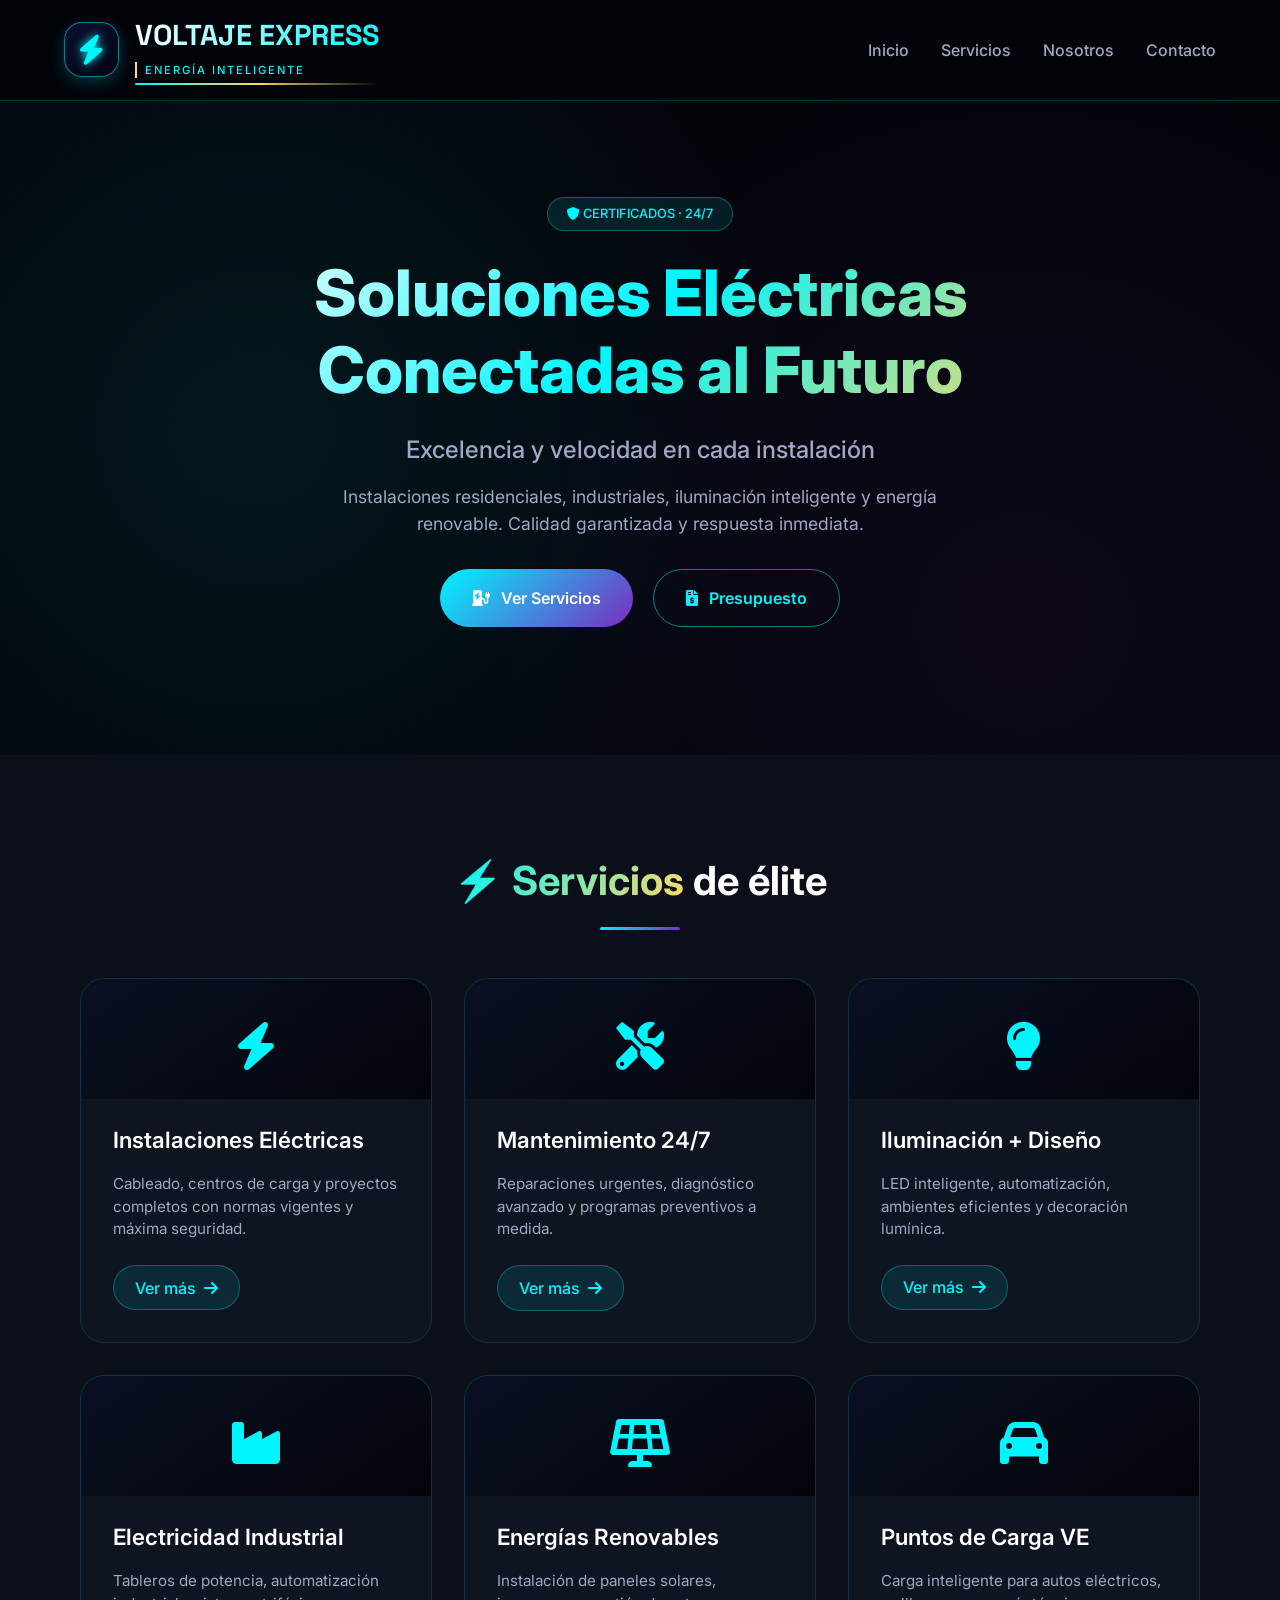
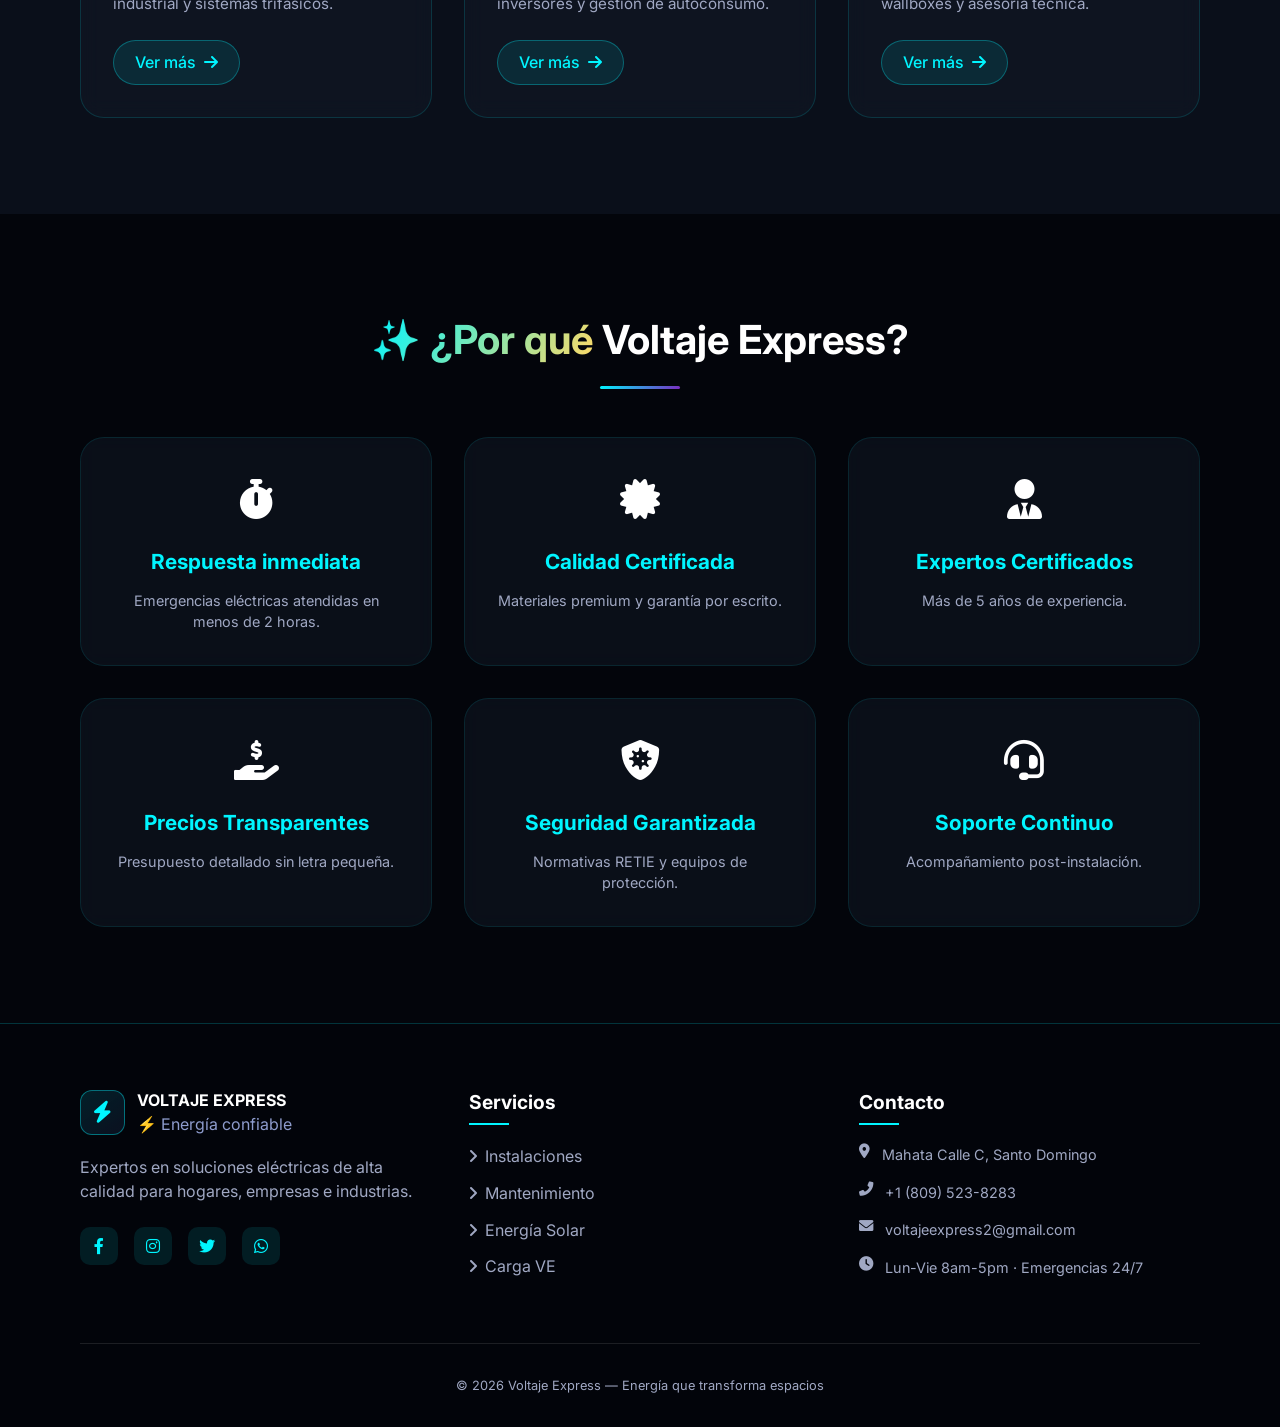
<file: index.html>
<!DOCTYPE html>
<html lang="es">
<head>
    <meta charset="UTF-8">
    <meta name="viewport" content="width=device-width, initial-scale=1.0">
    <title>Voltaje Express | Energía Inteligente y Soluciones Eléctricas</title>
    <link href="https://fonts.googleapis.com/css2?family=Inter:opsz,wght@14..32,300;14..32,400;14..32,500;14..32,600;14..32,700;14..32,800&family=Space+Grotesk:wght@400;500;600;700&display=swap" rel="stylesheet">
    <link rel="stylesheet" href="https://cdnjs.cloudflare.com/ajax/libs/font-awesome/6.0.0-beta3/css/all.min.css">
    <style>
        * {
            margin: 0;
            padding: 0;
            box-sizing: border-box;
        }

        :root {
            --bg-primary: #03050b;
            --bg-secondary: #0a0f1a;
            --bg-card: #0f1622;
            --electric-cyan: #00f5ff;
            --electric-purple: #7b2cbf;
            --electric-gold: #ffd966;
            --text-primary: #ffffff;
            --text-secondary: #a0a8c3;
            --border-glow: rgba(0, 245, 255, 0.25);
            --shadow-glow: 0 0 20px rgba(0, 245, 255, 0.3);
            --gradient-primary: linear-gradient(135deg, #00f5ff, #7b2cbf);
            --gradient-gold: linear-gradient(135deg, #ffd966, #ffaa33);
        }

        body {
            font-family: 'Inter', sans-serif;
            background: var(--bg-primary);
            color: var(--text-primary);
            line-height: 1.5;
            overflow-x: hidden;
        }

        .container {
            width: 90%;
            max-width: 1280px;
            margin: 0 auto;
            padding: 0 1rem;
        }

        /* Header Glassmorphism */
        header {
            background: rgba(3, 5, 11, 0.85);
            backdrop-filter: blur(12px);
            border-bottom: 1px solid rgba(0, 245, 255, 0.2);
            position: sticky;
            top: 0;
            z-index: 1000;
        }

        .header-container {
            display: flex;
            justify-content: space-between;
            align-items: center;
            padding: 0.9rem 0;
        }

        /* Logo Rediseñado */
        .logo {
            display: flex;
            align-items: center;
            gap: 1rem;
            cursor: pointer;
            user-select: none;
            transition: transform 0.2s ease;
        }

        .logo:active {
            transform: scale(0.97);
        }

        .logo-icon {
            width: 55px;
            height: 55px;
            background: linear-gradient(145deg, #0a1030, #020410);
            border-radius: 18px;
            display: flex;
            align-items: center;
            justify-content: center;
            border: 1.5px solid rgba(0, 245, 255, 0.5);
            box-shadow: 0 5px 15px rgba(0, 245, 255, 0.2);
            transition: all 0.3s ease;
        }

        .logo-icon .bolt {
            font-size: 30px;
            color: var(--electric-cyan);
            filter: drop-shadow(0 0 5px #00f5ff);
        }

        .logo-text h1 {
            font-size: 1.8rem;
            font-weight: 800;
            background: linear-gradient(120deg, #ffffff, var(--electric-cyan));
            background-clip: text;
            -webkit-background-clip: text;
            -webkit-text-fill-color: transparent;
            font-family: 'Space Grotesk', monospace;
        }

        .logo-text .tagline {
            font-size: 0.7rem;
            font-weight: 500;
            letter-spacing: 2px;
            color: var(--electric-cyan);
            text-transform: uppercase;
            border-left: 2px solid var(--electric-gold);
            padding-left: 8px;
            margin-top: 4px;
        }

        .logo-decoration {
            height: 2px;
            background: linear-gradient(90deg, var(--electric-cyan), var(--electric-gold), transparent);
            width: 100%;
            margin-top: 5px;
            border-radius: 2px;
        }

        /* Navegación */
        nav ul {
            display: flex;
            gap: 2rem;
            list-style: none;
        }

        nav a {
            color: var(--text-secondary);
            text-decoration: none;
            font-weight: 500;
            font-size: 1rem;
            transition: 0.2s;
            position: relative;
            cursor: pointer;
        }

        nav a:hover {
            color: var(--electric-cyan);
        }

        nav a::after {
            content: '';
            position: absolute;
            bottom: -5px;
            left: 0;
            width: 0;
            height: 2px;
            background: var(--gradient-primary);
            transition: width 0.3s ease;
        }

        nav a:hover::after {
            width: 100%;
        }

        .mobile-menu {
            display: none;
            font-size: 1.8rem;
            cursor: pointer;
            color: var(--text-secondary);
        }

        /* Hero Section */
        .hero {
            position: relative;
            padding: 6rem 0 8rem;
            overflow: hidden;
        }

        .hero::before {
            content: '';
            position: absolute;
            top: 0;
            left: 0;
            width: 100%;
            height: 100%;
            background: radial-gradient(circle at 20% 50%, rgba(0, 245, 255, 0.08) 0%, transparent 50%),
                        radial-gradient(circle at 80% 80%, rgba(123, 44, 191, 0.08) 0%, transparent 50%);
            pointer-events: none;
        }

        .hero-content {
            position: relative;
            z-index: 2;
            text-align: center;
            max-width: 900px;
            margin: 0 auto;
        }

        .hero-badge {
            display: inline-block;
            background: rgba(0, 245, 255, 0.1);
            border: 1px solid rgba(0, 245, 255, 0.3);
            border-radius: 50px;
            padding: 0.4rem 1.2rem;
            font-size: 0.8rem;
            font-weight: 500;
            margin-bottom: 1.5rem;
            backdrop-filter: blur(4px);
            color: var(--electric-cyan);
        }

        .hero h1 {
            font-size: 4rem;
            font-weight: 800;
            line-height: 1.2;
            background: linear-gradient(135deg, #ffffff, var(--electric-cyan), var(--electric-gold));
            background-clip: text;
            -webkit-background-clip: text;
            -webkit-text-fill-color: transparent;
            margin-bottom: 1.5rem;
        }

        .hero-subtitle {
            font-size: 1.5rem;
            font-weight: 500;
            color: var(--text-secondary);
            margin-bottom: 1rem;
        }

        .hero p {
            font-size: 1.1rem;
            color: var(--text-secondary);
            max-width: 650px;
            margin: 0 auto 2rem;
        }

        .hero-buttons {
            display: flex;
            gap: 1.2rem;
            justify-content: center;
            flex-wrap: wrap;
        }

        .btn {
            display: inline-flex;
            align-items: center;
            gap: 0.7rem;
            background: var(--gradient-primary);
            border: none;
            padding: 1rem 2rem;
            border-radius: 50px;
            font-weight: 600;
            color: white;
            text-decoration: none;
            transition: all 0.3s ease;
            font-size: 1rem;
            cursor: pointer;
            position: relative;
            overflow: hidden;
        }

        .btn::before {
            content: '';
            position: absolute;
            top: 0;
            left: -100%;
            width: 100%;
            height: 100%;
            background: linear-gradient(90deg, transparent, rgba(255,255,255,0.2), transparent);
            transition: left 0.5s;
        }

        .btn:hover::before {
            left: 100%;
        }

        .btn:hover {
            transform: translateY(-3px);
            box-shadow: 0 10px 25px rgba(0, 245, 255, 0.3);
        }

        .btn-secondary {
            background: transparent;
            border: 1.5px solid rgba(0, 245, 255, 0.5);
            color: var(--electric-cyan);
        }

        .btn-secondary:hover {
            background: rgba(0, 245, 255, 0.1);
            border-color: var(--electric-cyan);
            color: white;
        }

        /* Sección de Servicios */
        .services-section {
            padding: 6rem 0;
            background: var(--bg-secondary);
        }

        .section-title {
            text-align: center;
            font-size: 2.5rem;
            font-weight: 700;
            margin-bottom: 3rem;
            position: relative;
        }

        .section-title span {
            background: linear-gradient(120deg, var(--electric-cyan), var(--electric-gold));
            background-clip: text;
            -webkit-background-clip: text;
            -webkit-text-fill-color: transparent;
        }

        .section-title::after {
            content: '';
            width: 80px;
            height: 3px;
            background: var(--gradient-primary);
            display: block;
            margin: 1rem auto 0;
            border-radius: 3px;
        }

        .services-grid {
            display: grid;
            grid-template-columns: repeat(auto-fit, minmax(320px, 1fr));
            gap: 2rem;
        }

        .service-card {
            background: rgba(15, 22, 34, 0.8);
            backdrop-filter: blur(10px);
            border-radius: 1.5rem;
            border: 1px solid rgba(0, 245, 255, 0.15);
            transition: all 0.4s cubic-bezier(0.2, 0.9, 0.4, 1.1);
            overflow: hidden;
        }

        .service-card:hover {
            transform: translateY(-10px);
            border-color: rgba(0, 245, 255, 0.5);
            box-shadow: 0 20px 40px rgba(0, 0, 0, 0.4), 0 0 20px rgba(0, 245, 255, 0.1);
        }

        .service-icon {
            font-size: 3rem;
            text-align: center;
            padding: 2rem 0 1rem;
            background: linear-gradient(145deg, #0a1022, #03050b);
            color: var(--electric-cyan);
        }

        .service-content {
            padding: 1.5rem 2rem 2rem;
        }

        .service-content h3 {
            font-size: 1.4rem;
            margin-bottom: 1rem;
            font-weight: 600;
        }

        .service-content p {
            color: var(--text-secondary);
            margin-bottom: 1.5rem;
            font-size: 0.95rem;
        }

        .btn-small {
            background: rgba(0, 245, 255, 0.1);
            border: 1px solid rgba(0, 245, 255, 0.3);
            padding: 0.6rem 1.3rem;
            border-radius: 40px;
            color: var(--electric-cyan);
            text-decoration: none;
            font-weight: 500;
            display: inline-flex;
            align-items: center;
            gap: 0.5rem;
            transition: 0.2s;
            cursor: pointer;
        }

        .btn-small:hover {
            background: rgba(0, 245, 255, 0.2);
            gap: 0.8rem;
        }

        /* Why Us Section */
        .why-us {
            padding: 6rem 0;
            background: var(--bg-primary);
        }

        .features-grid {
            display: grid;
            grid-template-columns: repeat(auto-fit, minmax(280px, 1fr));
            gap: 2rem;
        }

        .feature {
            background: rgba(15, 22, 34, 0.6);
            border-radius: 1.5rem;
            padding: 2rem;
            text-align: center;
            transition: all 0.3s;
            border: 1px solid rgba(0, 245, 255, 0.1);
            backdrop-filter: blur(10px);
        }

        .feature:hover {
            border-color: var(--electric-cyan);
            transform: translateY(-5px);
        }

        .feature-icon {
            font-size: 2.5rem;
            margin-bottom: 1rem;
        }

        .feature h3 {
            font-size: 1.3rem;
            margin-bottom: 0.8rem;
            color: var(--electric-cyan);
        }

        .feature p {
            color: var(--text-secondary);
            font-size: 0.9rem;
        }

        /* Footer */
        footer {
            background: #02040a;
            padding: 4rem 0 2rem;
            border-top: 1px solid rgba(0, 245, 255, 0.2);
        }

        .footer-content {
            display: grid;
            grid-template-columns: repeat(auto-fit, minmax(280px, 1fr));
            gap: 3rem;
            margin-bottom: 3rem;
        }

        .footer-logo {
            display: flex;
            align-items: center;
            gap: 12px;
            cursor: pointer;
            margin-bottom: 1.2rem;
        }

        .footer-logo-icon {
            width: 45px;
            height: 45px;
            background: linear-gradient(145deg, #0ae0ff20, #0b1120);
            border-radius: 12px;
            display: flex;
            align-items: center;
            justify-content: center;
            border: 1px solid rgba(0, 245, 255, 0.4);
        }

        .footer-column h3 {
            font-size: 1.2rem;
            margin-bottom: 1.2rem;
            position: relative;
            padding-bottom: 0.5rem;
        }

        .footer-column h3::after {
            content: '';
            width: 40px;
            height: 2px;
            background: var(--electric-cyan);
            position: absolute;
            bottom: 0;
            left: 0;
        }

        .footer-links {
            list-style: none;
        }

        .footer-links li {
            margin-bottom: 0.8rem;
        }

        .footer-links a {
            color: var(--text-secondary);
            text-decoration: none;
            transition: 0.2s;
            display: flex;
            align-items: center;
            gap: 0.5rem;
            cursor: pointer;
        }

        .footer-links a:hover {
            color: var(--electric-cyan);
            transform: translateX(5px);
        }

        .contact-info {
            list-style: none;
        }

        .contact-info li {
            margin-bottom: 1rem;
            display: flex;
            gap: 0.8rem;
            color: var(--text-secondary);
            font-size: 0.9rem;
        }

        .social-links {
            display: flex;
            gap: 1rem;
            margin-top: 1.5rem;
        }

        .social-links a {
            background: rgba(0, 245, 255, 0.1);
            width: 38px;
            height: 38px;
            border-radius: 10px;
            display: flex;
            align-items: center;
            justify-content: center;
            color: var(--electric-cyan);
            transition: 0.2s;
            text-decoration: none;
        }

        .social-links a:hover {
            background: var(--electric-cyan);
            color: #02040a;
            transform: translateY(-3px);
        }

        .copyright {
            text-align: center;
            padding-top: 2rem;
            border-top: 1px solid rgba(255, 255, 255, 0.1);
            color: var(--text-secondary);
            font-size: 0.8rem;
        }

        /* Overlay Recarga */
        .reload-overlay {
            position: fixed;
            top: 0;
            left: 0;
            width: 100%;
            height: 100%;
            background: rgba(3, 5, 11, 0.98);
            backdrop-filter: blur(15px);
            z-index: 9999;
            display: none;
            align-items: center;
            justify-content: center;
            flex-direction: column;
        }

        .reload-overlay.show {
            display: flex;
        }

        .reload-icon {
            font-size: 4rem;
            animation: pulse-glow 1.2s infinite;
            color: var(--electric-cyan);
        }

        @keyframes pulse-glow {
            0%, 100% { text-shadow: 0 0 5px #00f5ff; transform: scale(1); }
            50% { text-shadow: 0 0 30px #00f5ff; transform: scale(1.1); }
        }

        /* Secret Loading Overlay */
        .secret-loading-overlay {
            position: fixed;
            top: 0;
            left: 0;
            width: 100%;
            height: 100%;
            background: #01020ae6;
            backdrop-filter: blur(12px);
            z-index: 10000;
            display: flex;
            flex-direction: column;
            justify-content: center;
            align-items: center;
            opacity: 0;
            visibility: hidden;
            transition: 0.4s;
        }

        .secret-loading-overlay.active {
            opacity: 1;
            visibility: visible;
        }

        .secret-key-combo {
            display: flex;
            gap: 20px;
            margin: 2rem 0;
        }

        .secret-key {
            width: 70px;
            height: 70px;
            background: #0b1424;
            border: 2px solid var(--electric-cyan);
            border-radius: 20px;
            display: flex;
            align-items: center;
            justify-content: center;
            font-size: 2rem;
            font-weight: bold;
            color: white;
            transition: 0.1s;
        }

        .secret-key.active {
            background: var(--electric-cyan);
            color: #03050b;
            box-shadow: 0 0 20px var(--electric-cyan);
            transform: scale(1.1);
        }

        .secret-loading-bar-container {
            width: 70%;
            max-width: 400px;
            height: 10px;
            background: #1f2a3e;
            border-radius: 10px;
            overflow: hidden;
            margin: 1rem 0;
        }

        .secret-loading-bar {
            width: 0%;
            height: 100%;
            background: linear-gradient(90deg, var(--electric-cyan), var(--electric-gold));
            transition: width 0.1s linear;
        }

        .service-card, .feature {
            opacity: 0;
            transform: translateY(30px);
            transition: opacity 0.6s ease, transform 0.5s ease;
        }

        .service-card.visible, .feature.visible {
            opacity: 1;
            transform: translateY(0);
        }

        @media (max-width: 768px) {
            .hero h1 { font-size: 2.5rem; }
            .hero-subtitle { font-size: 1.2rem; }
            .mobile-menu { display: block; }
            nav ul {
                display: none;
                position: absolute;
                top: 100%;
                left: 0;
                width: 100%;
                background: #03050b;
                flex-direction: column;
                padding: 1.5rem;
                gap: 1rem;
                text-align: center;
                border-bottom: 1px solid rgba(0,245,255,0.2);
            }
            nav ul.active { display: flex; }
            .secret-key { width: 50px; height: 50px; font-size: 1.5rem; }
        }
    </style>
</head>
<body>

<div class="reload-overlay" id="reloadOverlay">
    <div class="reload-icon"><i class="fas fa-bolt"></i></div>
    <h3 style="color:white; margin-top:1rem;">⚡ Recargando Voltaje Express</h3>
    <p style="color:#aaa">Energía en cada conexión...</p>
</div>

<header>
    <div class="container header-container">
        <div class="logo" id="mainLogo">
            <div class="logo-icon"><i class="fas fa-bolt bolt"></i></div>
            <div class="logo-text">
                <h1>VOLTAJE EXPRESS</h1>
                <div class="tagline">ENERGÍA INTELIGENTE</div>
                <div class="logo-decoration"></div>
            </div>
        </div>
        <nav>
            <div class="mobile-menu"><i class="fas fa-bars"></i></div>
            <ul>
                <li><a href="#" data-page="index">Inicio</a></li>
                <li><a href="#" data-page="servicios">Servicios</a></li>
                <li><a href="#" data-page="nosotros">Nosotros</a></li>
                <li><a href="#" data-page="contacto">Contacto</a></li>
            </ul>
        </nav>
    </div>
</header>

<main>
    <section class="hero">
        <div class="container hero-content">
            <div class="hero-badge"><i class="fas fa-shield-alt"></i> CERTIFICADOS · 24/7</div>
            <h1>Soluciones Eléctricas<br>Conectadas al Futuro</h1>
            <div class="hero-subtitle">Excelencia y velocidad en cada instalación</div>
            <p>Instalaciones residenciales, industriales, iluminación inteligente y energía renovable. Calidad garantizada y respuesta inmediata.</p>
            <div class="hero-buttons">
                <a href="contacto.html" class="btn"><i class="fas fa-charging-station"></i> Ver Servicios</a>
                <a href="contacto.html" class="btn btn-secondary"><i class="fas fa-file-invoice-dollar"></i> Presupuesto</a>
            </div>
        </div>
    </section>

    <section class="services-section" id="servicios-destacados">
        <div class="container">
            <h2 class="section-title"><span>⚡ Servicios</span> de élite</h2>
            <div class="services-grid">
                <div class="service-card"><div class="service-icon"><i class="fas fa-bolt"></i></div><div class="service-content"><h3>Instalaciones Eléctricas</h3><p>Cableado, centros de carga y proyectos completos con normas vigentes y máxima seguridad.</p><a href="contacto.html" class="btn-small">Ver más <i class="fas fa-arrow-right"></i></a></div></div>
                <div class="service-card"><div class="service-icon"><i class="fas fa-tools"></i></div><div class="service-content"><h3>Mantenimiento 24/7</h3><p>Reparaciones urgentes, diagnóstico avanzado y programas preventivos a medida.</p><a href="contacto.html" class="btn-small">Ver más <i class="fas fa-arrow-right"></i></a></div></div>
                <div class="service-card"><div class="service-icon"><i class="fas fa-lightbulb"></i></div><div class="service-content"><h3>Iluminación + Diseño</h3><p>LED inteligente, automatización, ambientes eficientes y decoración lumínica.</p><a href="contacto.html" class="btn-small">Ver más <i class="fas fa-arrow-right"></i></a></div></div>
                <div class="service-card"><div class="service-icon"><i class="fas fa-industry"></i></div><div class="service-content"><h3>Electricidad Industrial</h3><p>Tableros de potencia, automatización industrial y sistemas trifásicos.</p><a href="contacto.html" class="btn-small">Ver más <i class="fas fa-arrow-right"></i></a></div></div>
                <div class="service-card"><div class="service-icon"><i class="fas fa-solar-panel"></i></div><div class="service-content"><h3>Energías Renovables</h3><p>Instalación de paneles solares, inversores y gestión de autoconsumo.</p><a href="contacto.html" class="btn-small">Ver más <i class="fas fa-arrow-right"></i></a></div></div>
                <div class="service-card"><div class="service-icon"><i class="fas fa-car"></i></div><div class="service-content"><h3>Puntos de Carga VE</h3><p>Carga inteligente para autos eléctricos, wallboxes y asesoría técnica.</p><a href="contacto.html" class="btn-small">Ver más <i class="fas fa-arrow-right"></i></a></div></div>
            </div>
        </div>
    </section>

    <section class="why-us">
        <div class="container">
            <h2 class="section-title"><span>✨ ¿Por qué</span> Voltaje Express?</h2>
            <div class="features-grid">
                <div class="feature"><div class="feature-icon"><i class="fas fa-stopwatch"></i></div><h3>Respuesta inmediata</h3><p>Emergencias eléctricas atendidas en menos de 2 horas.</p></div>
                <div class="feature"><div class="feature-icon"><i class="fas fa-certificate"></i></div><h3>Calidad Certificada</h3><p>Materiales premium y garantía por escrito.</p></div>
                <div class="feature"><div class="feature-icon"><i class="fas fa-user-tie"></i></div><h3>Expertos Certificados</h3><p>Más de 5 años de experiencia.</p></div>
                <div class="feature"><div class="feature-icon"><i class="fas fa-hand-holding-usd"></i></div><h3>Precios Transparentes</h3><p>Presupuesto detallado sin letra pequeña.</p></div>
                <div class="feature"><div class="feature-icon"><i class="fas fa-shield-virus"></i></div><h3>Seguridad Garantizada</h3><p>Normativas RETIE y equipos de protección.</p></div>
                <div class="feature"><div class="feature-icon"><i class="fas fa-headset"></i></div><h3>Soporte Continuo</h3><p>Acompañamiento post-instalación.</p></div>
            </div>
        </div>
    </section>
</main>

<footer>
    <div class="container">
        <div class="footer-content">
            <div class="footer-column">
                <div class="footer-logo" id="footerLogo">
                    <div class="footer-logo-icon"><i class="fas fa-bolt" style="color:var(--electric-cyan); font-size:22px;"></i></div>
                    <div class="footer-logo-text"><h4 style="color:white">VOLTAJE EXPRESS</h4><span style="color:#8e9ccd">⚡ Energía confiable</span></div>
                </div>
                <p style="color:var(--text-secondary); margin-top:1rem;">Expertos en soluciones eléctricas de alta calidad para hogares, empresas e industrias.</p>
                <div class="social-links">
                    <a href="https://www.facebook.com/" target="_blank"><i class="fab fa-facebook-f"></i></a>
                    <a href="https://www.instagram.com/" target="_blank"><i class="fab fa-instagram"></i></a>
                    <a href="https://twitter.com/" target="_blank"><i class="fab fa-twitter"></i></a>
                    <a href="https://web.whatsapp.com/send?phone=18095238283" target="_blank"><i class="fab fa-whatsapp"></i></a>
                </div>
            </div>
            <div class="footer-column"><h3>Servicios</h3><ul class="footer-links"><li><a href="contacto.html"><i class="fas fa-angle-right"></i> Instalaciones</a></li><li><a href="contacto.html"><i class="fas fa-angle-right"></i> Mantenimiento</a></li><li><a href="contacto.html"><i class="fas fa-angle-right"></i> Energía Solar</a></li><li><a href="contacto.html"><i class="fas fa-angle-right"></i> Carga VE</a></li></ul></div>
            <div class="footer-column"><h3>Contacto</h3><ul class="contact-info"><li><i class="fas fa-map-marker-alt"></i> Mahata Calle C, Santo Domingo</li><li><i class="fas fa-phone-alt"></i> +1 (809) 523-8283</li><li><i class="fas fa-envelope"></i> voltajeexpress2@gmail.com</li><li><i class="fas fa-clock"></i> Lun-Vie 8am-5pm · Emergencias 24/7</li></ul></div>
        </div>
        <div class="copyright"><p>&copy; 2026 Voltaje Express — Energía que transforma espacios</p></div>
    </div>
</footer>

<div id="secretLoadingOverlay" class="secret-loading-overlay">
    <div class="secret-key-combo"><div class="secret-key" id="keyV">V</div><div class="secret-key" id="keyL">L</div><div class="secret-key" id="keyT">T</div></div>
    <div class="secret-loading-bar-container"><div class="secret-loading-bar" id="secretLoadingBar"></div></div>
    <div class="secret-loading-percentage" id="secretLoadingPercentage" style="color:white">0%</div>
    <div class="secret-loading-message" id="secretLoadingMessage" style="color:#9aa4bf">Combo VLT detectado · Acceso restringido</div>
    <div id="successMessage" style="display:none; color:#00f5ff; margin-top:1rem;"></div>
    <div id="countdownMessage" style="display:none; color:#ffd966;"></div>
</div>

<script>
    // Navegación - Redirección a páginas
    function navigateTo(page) {
        const pages = { 'index': 'index.html', 'servicios': 'servicios.html', 'nosotros': 'nosotros.html', 'contacto': 'contacto.html' };
        if(pages[page]) window.location.href = pages[page];
    }
    
    // Solo los enlaces de navegación usan la función
    document.querySelectorAll('nav [data-page]').forEach(link => {
        link.addEventListener('click', (e) => { e.preventDefault(); navigateTo(link.getAttribute('data-page')); });
    });

    // Los botones del footer que no sean redes sociales
    document.querySelectorAll('.footer-links [data-page]').forEach(link => {
        link.addEventListener('click', (e) => { e.preventDefault(); navigateTo(link.getAttribute('data-page')); });
    });

    // Double Click Handler
    class DoubleClickHandler {
        constructor(el, doubleCb, delay=280) {
            this.el = el; this.doubleCb = doubleCb; this.delay = delay; this.clickCount = 0; this.timer = null;
            el.addEventListener('click', (e) => { e.preventDefault?.(); this.clickCount++;
                if(this.clickCount === 1) this.timer = setTimeout(() => this.reset(), this.delay);
                else if(this.clickCount === 2) { clearTimeout(this.timer); this.doubleCb(e); this.reset(); }
            });
        }
        reset(){ this.clickCount = 0; if(this.timer) clearTimeout(this.timer); this.timer=null; }
    }
    function reloadPage(){ 
        document.getElementById('reloadOverlay').classList.add('show');
        setTimeout(() => location.reload(true), 1300);
    }
    new DoubleClickHandler(document.getElementById('mainLogo'), reloadPage);
    new DoubleClickHandler(document.getElementById('footerLogo'), reloadPage);

    // Scroll Animations
    const observer = new IntersectionObserver((entries) => {
        entries.forEach(e => { if(e.isIntersecting) e.target.classList.add('visible'); });
    }, { threshold: 0.2 });
    document.querySelectorAll('.service-card, .feature').forEach(el => observer.observe(el));

    // Mobile Menu
    const mobileBtn = document.querySelector('.mobile-menu');
    const navMenu = document.querySelector('nav ul');
    if(mobileBtn && navMenu){
        mobileBtn.addEventListener('click', () => navMenu.classList.toggle('active'));
    }

    // Secret Combo VLT
    const keys = { v:false, l:false, t:false };
    const secretOverlay = document.getElementById('secretLoadingOverlay');
    const keyV = document.getElementById('keyV'), keyL = document.getElementById('keyL'), keyT = document.getElementById('keyT');
    const loadingBar = document.getElementById('secretLoadingBar');
    const loadingPercent = document.getElementById('secretLoadingPercentage');
    const loadingMsg = document.getElementById('secretLoadingMessage');
    const successMsg = document.getElementById('successMessage');
    const countdownMsg = document.getElementById('countdownMessage');

    function triggerVLT(){
        if(secretOverlay.classList.contains('active')) return;
        secretOverlay.classList.add('active');
        [keyV, keyL, keyT].forEach(k => k.classList.add('active'));
        let progress = 0;
        const interval = setInterval(() => {
            progress += 2;
            loadingBar.style.width = `${Math.min(progress,100)}%`;
            loadingPercent.innerText = `${Math.min(progress,100)}%`;
            if(progress < 30) loadingMsg.innerText = "⚡ Verificando credenciales...";
            else if(progress < 70) loadingMsg.innerText = "🔌 Estableciendo conexión segura";
            else if(progress < 98) loadingMsg.innerText = "✨ Preparando panel de administración";
            if(progress >= 100){
                clearInterval(interval);
                loadingMsg.style.display = 'none';
                successMsg.style.display = 'block';
                successMsg.innerHTML = '✅ Acceso concedido exitosamente!';
                countdownMsg.style.display = 'block';
                let cdown = 3;
                countdownMsg.innerHTML = `Redirigiendo en ${cdown}s`;
                const cdInt = setInterval(() => {
                    cdown--;
                    if(cdown <= 0){
                        clearInterval(cdInt);
                        countdownMsg.innerHTML = '¡Redirigiendo!';
                        setTimeout(() => window.location.href = 'login.html', 400);
                    } else countdownMsg.innerHTML = `Redirigiendo en ${cdown}s`;
                }, 1000);
            }
        }, 35);
    }
    document.addEventListener('keydown', (e) => {
        const k = e.key.toLowerCase();
        if(k === 'v') { keys.v=true; keyV?.classList.add('active'); }
        if(k === 'l') { keys.l=true; keyL?.classList.add('active'); }
        if(k === 't') { keys.t=true; keyT?.classList.add('active'); }
        if(keys.v && keys.l && keys.t) { triggerVLT(); keys.v=keys.l=keys.t=false; [keyV,keyL,keyT].forEach(k => k.classList.remove('active')); }
    });
    document.addEventListener('keyup', (e) => {
        const k = e.key.toLowerCase();
        if(k === 'v') { keys.v=false; keyV?.classList.remove('active'); }
        if(k === 'l') { keys.l=false; keyL?.classList.remove('active'); }
        if(k === 't') { keys.t=false; keyT?.classList.remove('active'); }
    });
    [keyV, keyL, keyT].forEach((el, idx) => {
        if(el) el.addEventListener('click', () => {
            const map = ['v','l','t']; keys[map[idx]]=true; el.classList.add('active');
            if(keys.v && keys.l && keys.t) triggerVLT();
            setTimeout(() => { keys[map[idx]]=false; el.classList.remove('active'); }, 500);
        });
    });
</script>
</body>
</html>
</file>
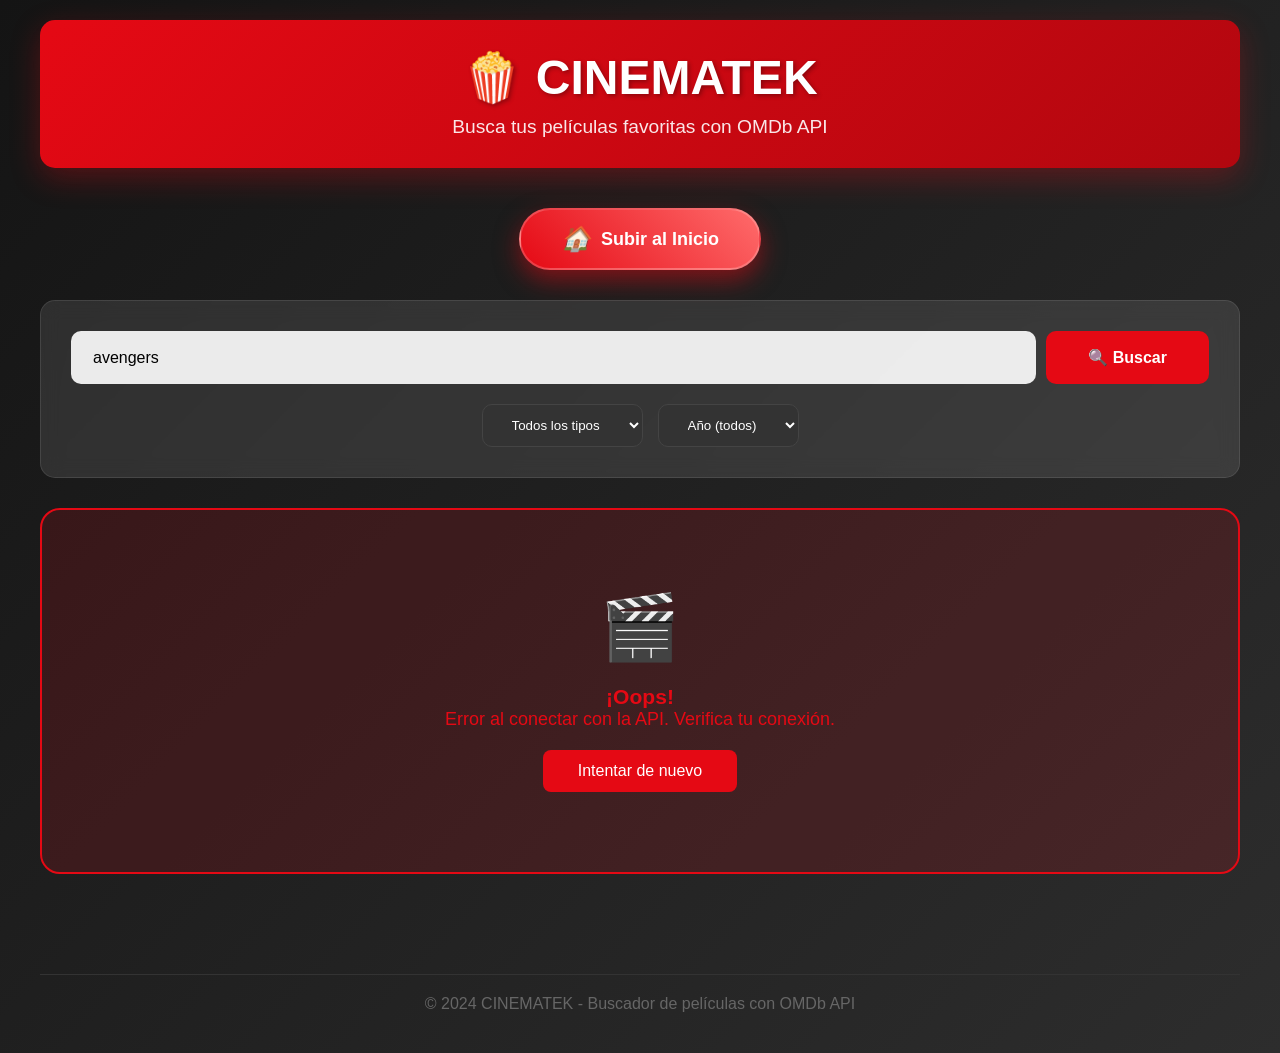
<file: api.html>
<!DOCTYPE html>
<html lang="es">
<head>
    <meta charset="UTF-8">
    <meta name="viewport" content="width=device-width, initial-scale=1.0">
    <title>🍿 Buscador de Películas - API OMDb</title>
    <style>
        * {
            margin: 0;
            padding: 0;
            box-sizing: border-box;
        }

        body {
            font-family: 'Segoe UI', Tahoma, Geneva, Verdana, sans-serif;
            background: linear-gradient(135deg, #141414 0%, #2d2d2d 100%);
            color: white;
            min-height: 100vh;
            padding: 20px;
        }

        .container {
            max-width: 1200px;
            margin: 0 auto;
        }

        header {
            text-align: center;
            margin-bottom: 40px;
            scroll-margin-top: 20px;
            background: linear-gradient(135deg, #e50914 0%, #b2070f 100%);
            padding: 30px;
            border-radius: 15px;
            box-shadow: 0 10px 30px rgba(229, 9, 20, 0.3);
        }

        h1 {
            font-size: 3em;
            color: white;
            margin-bottom: 10px;
            text-shadow: 2px 2px 4px rgba(0,0,0,0.3);
        }

        .subtitle {
            color: rgba(255,255,255,0.9);
            font-size: 1.2em;
        }

        /* BOTÓN DE INICIO - VERSIÓN SIMPLE QUE SOLO SUBE */
        .home-button-container {
            display: flex;
            justify-content: center;
            margin: 20px 0 30px 0;
        }

        .home-btn {
            background: linear-gradient(45deg, #e50914, #ff6b6b);
            color: white;
            border: none;
            padding: 15px 40px;
            border-radius: 50px;
            font-size: 18px;
            font-weight: bold;
            cursor: pointer;
            display: inline-flex;
            align-items: center;
            gap: 10px;
            box-shadow: 0 10px 25px rgba(229, 9, 20, 0.5);
            transition: all 0.3s;
            border: 2px solid rgba(255,255,255,0.2);
        }

        .home-btn:hover {
            transform: translateY(-3px);
            box-shadow: 0 15px 30px rgba(229, 9, 20, 0.7);
            border-color: white;
        }

        .home-btn i {
            font-size: 24px;
        }

        /* Botón flotante de inicio */
        .home-float {
            position: fixed;
            bottom: 100px;
            right: 20px;
            background: #e50914;
            color: white;
            width: 55px;
            height: 55px;
            border-radius: 50%;
            display: none;
            align-items: center;
            justify-content: center;
            cursor: pointer;
            font-size: 26px;
            box-shadow: 0 10px 25px rgba(229, 9, 20, 0.6);
            transition: all 0.3s;
            z-index: 998;
            border: 3px solid white;
        }

        .home-float:hover {
            transform: scale(1.1);
            background: #b2070f;
        }

        @media (max-width: 768px) {
            .home-btn span {
                display: none;
            }
            .home-btn {
                padding: 15px 25px;
            }
            .home-float {
                display: flex;
            }
            h1 {
                font-size: 2em;
            }
        }

        .search-container {
            background: rgba(255,255,255,0.1);
            padding: 30px;
            border-radius: 15px;
            margin-bottom: 30px;
            backdrop-filter: blur(10px);
            border: 1px solid rgba(255,255,255,0.1);
        }

        .search-box {
            display: flex;
            gap: 10px;
            justify-content: center;
            flex-wrap: wrap;
        }

        .search-input {
            flex: 1;
            min-width: 300px;
            padding: 15px 20px;
            border: 2px solid transparent;
            border-radius: 10px;
            font-size: 16px;
            outline: none;
            transition: all 0.3s;
            background: rgba(255,255,255,0.9);
        }

        .search-input:focus {
            border-color: #e50914;
            box-shadow: 0 0 0 3px rgba(229, 9, 20, 0.3);
        }

        .search-btn {
            padding: 15px 40px;
            background: #e50914;
            color: white;
            border: none;
            border-radius: 10px;
            font-size: 16px;
            font-weight: bold;
            cursor: pointer;
            transition: all 0.3s;
            border: 2px solid transparent;
        }

        .search-btn:hover {
            background: #b2070f;
            transform: translateY(-2px);
            border-color: white;
        }

        .filters {
            display: flex;
            gap: 15px;
            justify-content: center;
            margin-top: 20px;
            flex-wrap: wrap;
        }

        .filter-select {
            padding: 12px 25px;
            border: 1px solid #444;
            border-radius: 10px;
            background: #333;
            color: white;
            cursor: pointer;
            transition: all 0.3s;
        }

        .filter-select:hover {
            background: #444;
            border-color: #e50914;
        }

        .stats {
            background: rgba(0,0,0,0.7);
            padding: 20px;
            border-radius: 15px;
            margin-bottom: 20px;
            display: none;
            text-align: center;
            border-left: 6px solid #e50914;
        }

        .stats-buttons {
            margin-top: 15px;
            display: flex;
            gap: 10px;
            justify-content: center;
            flex-wrap: wrap;
        }

        .stats-btn {
            padding: 10px 20px;
            background: #333;
            color: white;
            border: none;
            border-radius: 8px;
            cursor: pointer;
            font-size: 14px;
            transition: all 0.3s;
        }

        .stats-btn:hover {
            background: #e50914;
            transform: translateY(-2px);
        }

        .movies-grid {
            display: grid;
            grid-template-columns: repeat(auto-fill, minmax(200px, 1fr));
            gap: 25px;
            margin-top: 30px;
        }

        .movie-card {
            background: #1f1f1f;
            border-radius: 15px;
            overflow: hidden;
            cursor: pointer;
            transition: all 0.4s;
            position: relative;
            box-shadow: 0 5px 15px rgba(0,0,0,0.5);
            border: 1px solid rgba(255,255,255,0.1);
        }

        .movie-card:hover {
            transform: translateY(-10px);
            box-shadow: 0 20px 40px rgba(229, 9, 20, 0.4);
            border-color: #e50914;
        }

        .movie-poster-container {
            width: 100%;
            height: 300px;
            background: #2a2a2a;
            display: flex;
            align-items: center;
            justify-content: center;
            overflow: hidden;
        }

        .movie-poster {
            width: 100%;
            height: 100%;
            object-fit: cover;
            transition: transform 0.5s;
        }

        .movie-card:hover .movie-poster {
            transform: scale(1.1);
        }

        .movie-poster-fallback {
            width: 100%;
            height: 100%;
            display: flex;
            flex-direction: column;
            align-items: center;
            justify-content: center;
            background: linear-gradient(135deg, #333, #1a1a1a);
            color: #e50914;
            font-size: 64px;
            text-align: center;
            padding: 20px;
        }

        .movie-poster-fallback span {
            font-size: 14px;
            margin-top: 15px;
            color: #999;
            word-break: break-word;
        }

        .movie-info {
            padding: 15px;
        }

        .movie-title {
            font-size: 16px;
            font-weight: bold;
            margin-bottom: 5px;
            color: white;
        }

        .movie-year {
            color: #e50914;
            font-size: 14px;
            font-weight: bold;
        }

        .movie-type {
            position: absolute;
            top: 10px;
            right: 10px;
            background: rgba(229, 9, 20, 0.95);
            padding: 5px 12px;
            border-radius: 20px;
            font-size: 12px;
            text-transform: uppercase;
            font-weight: bold;
            z-index: 2;
            border: 1px solid white;
        }

        .modal {
            display: none;
            position: fixed;
            top: 0;
            left: 0;
            width: 100%;
            height: 100%;
            background: rgba(0,0,0,0.98);
            z-index: 1000;
            overflow-y: auto;
        }

        .modal-content {
            background: linear-gradient(135deg, #1f1f1f, #2a2a2a);
            margin: 50px auto;
            padding: 30px;
            width: 90%;
            max-width: 1000px;
            border-radius: 20px;
            position: relative;
            animation: modalFade 0.4s;
            border: 1px solid #e50914;
        }

        @keyframes modalFade {
            from { opacity: 0; transform: translateY(-50px); }
            to { opacity: 1; transform: translateY(0); }
        }

        .close {
            position: absolute;
            right: 25px;
            top: 15px;
            font-size: 40px;
            cursor: pointer;
            color: #999;
            transition: all 0.3s;
            z-index: 1001;
            width: 50px;
            height: 50px;
            display: flex;
            align-items: center;
            justify-content: center;
            border-radius: 50%;
            background: rgba(255,255,255,0.1);
        }

        .close:hover {
            color: #e50914;
            transform: rotate(90deg);
        }

        .movie-detail {
            display: flex;
            gap: 40px;
            flex-wrap: wrap;
        }

        .detail-poster {
            flex: 0 0 300px;
        }

        .detail-poster img {
            width: 100%;
            border-radius: 15px;
            box-shadow: 0 20px 40px rgba(0,0,0,0.8);
            border: 3px solid #e50914;
        }

        .detail-info h2 {
            font-size: 2.5em;
            color: #e50914;
            margin-bottom: 20px;
        }

        .detail-meta {
            display: grid;
            grid-template-columns: repeat(auto-fill, minmax(200px, 1fr));
            gap: 15px;
            margin: 20px 0;
            padding: 20px;
            background: rgba(0,0,0,0.5);
            border-radius: 15px;
            border: 1px solid #e50914;
        }

        .plot {
            line-height: 1.8;
            color: #ddd;
            margin: 20px 0;
            padding: 20px;
            background: rgba(0,0,0,0.3);
            border-radius: 10px;
            border-left: 4px solid #e50914;
        }

        .ratings {
            display: flex;
            gap: 15px;
            flex-wrap: wrap;
            margin: 20px 0;
        }

        .rating {
            background: rgba(229, 9, 20, 0.15);
            padding: 12px 25px;
            border-radius: 10px;
            border-left: 4px solid #e50914;
            flex: 1;
            min-width: 140px;
        }

        .loading {
            text-align: center;
            padding: 80px;
            font-size: 18px;
            color: #999;
            grid-column: 1 / -1;
        }

        .loading-spinner {
            display: inline-block;
            width: 60px;
            height: 60px;
            border: 4px solid rgba(229, 9, 20, 0.3);
            border-radius: 50%;
            border-top-color: #e50914;
            animation: spin 1s linear infinite;
            margin-bottom: 20px;
        }

        @keyframes spin {
            to { transform: rotate(360deg); }
        }

        .error-message {
            text-align: center;
            padding: 80px;
            background: rgba(229, 9, 20, 0.15);
            border-radius: 20px;
            color: #e50914;
            font-size: 18px;
            grid-column: 1 / -1;
            border: 2px solid #e50914;
        }

        .pagination {
            display: flex;
            justify-content: center;
            gap: 10px;
            margin-top: 50px;
            flex-wrap: wrap;
        }

        .page-btn {
            padding: 12px 18px;
            background: #333;
            color: white;
            border: none;
            border-radius: 8px;
            cursor: pointer;
            transition: all 0.3s;
            font-size: 14px;
            font-weight: bold;
            min-width: 45px;
        }

        .page-btn:hover:not(:disabled) {
            background: #e50914;
            transform: translateY(-2px);
        }

        .page-btn.active {
            background: #e50914;
            border: 2px solid white;
        }

        .page-btn:disabled {
            opacity: 0.3;
            cursor: not-allowed;
        }

        .back-to-top {
            position: fixed;
            bottom: 30px;
            right: 20px;
            background: #e50914;
            color: white;
            width: 55px;
            height: 55px;
            border-radius: 50%;
            display: flex;
            align-items: center;
            justify-content: center;
            cursor: pointer;
            font-size: 26px;
            box-shadow: 0 10px 25px rgba(229, 9, 20, 0.5);
            transition: all 0.3s;
            z-index: 999;
            border: 3px solid white;
        }

        .back-to-top:hover {
            background: #b2070f;
            transform: translateY(-5px);
        }

        .back-to-top.hidden {
            display: none;
        }

        footer {
            text-align: center;
            margin-top: 50px;
            padding: 20px;
            color: #666;
            border-top: 1px solid #333;
        }
    </style>
</head>
<body>
    <div class="container">
        <!-- HEADER con ID para navegación -->
        <header id="inicio">
            <h1>🍿 CINEMATEK</h1>
            <div class="subtitle">Busca tus películas favoritas con OMDb API</div>
        </header>

        <!-- BOTÓN DE INICIO - SOLO SUBE -->
        <div class="home-button-container">
            <button class="home-btn" onclick="irAlInicio()">
                <i>🏠</i>
                <span>Subir al Inicio</span>
            </button>
        </div>

        <!-- BOTÓN DE INICIO FLOTANTE -->
        <button class="home-float" onclick="irAlInicio()" title="Subir al inicio">
            🏠
        </button>

        <div class="search-container">
            <div class="search-box">
                <input 
                    type="text" 
                    class="search-input" 
                    id="searchInput" 
                    placeholder="Ej: Avengers, Matrix, Batman, Titanic..."
                    autocomplete="off"
                    value="avengers"
                >
                <button class="search-btn" id="searchBtn">🔍 Buscar</button>
            </div>
            
            <div class="filters">
                <select class="filter-select" id="typeFilter">
                    <option value="">Todos los tipos</option>
                    <option value="movie">Películas</option>
                    <option value="series">Series</option>
                    <option value="episode">Episodios</option>
                </select>

                <select class="filter-select" id="yearFilter">
                    <option value="">Año (todos)</option>
                    <option value="2024">2024</option>
                    <option value="2023">2023</option>
                    <option value="2022">2022</option>
                    <option value="2021">2021</option>
                    <option value="2020">2020</option>
                    <option value="2019">2019</option>
                    <option value="2018">2018</option>
                    <option value="2017">2017</option>
                    <option value="2016">2016</option>
                    <option value="2015">2015</option>
                </select>
            </div>
        </div>

        <div class="stats" id="stats">
            <div class="stats-buttons" id="statsButtons"></div>
        </div>

        <div id="moviesGrid" class="movies-grid">
            <div class="loading">
                <div class="loading-spinner"></div>
                <p>Cargando películas populares...</p>
            </div>
        </div>

        <div class="pagination" id="pagination"></div>

        <footer>
            <p>© 2024 CINEMATEK - Buscador de películas con OMDb API</p>
        </footer>
    </div>

    <!-- Botón volver arriba -->
    <button class="back-to-top hidden" id="backToTop" onclick="scrollToTop()">↑</button>

    <div id="movieModal" class="modal">
        <div class="modal-content">
            <span class="close" onclick="closeModal()">&times;</span>
            <div id="movieDetail"></div>
        </div>
    </div>

    <script>
        // 🔑 TU API KEY DE OMDb
        const API_KEY = '9d574cc8';
        const BASE_URL = 'https://www.omdbapi.com/';
        
        // Estado de la aplicación
        let currentPage = 1;
        let currentSearch = '';
        let currentType = '';
        let currentYear = '';
        let totalResults = 0;

        // Elementos del DOM
        const searchInput = document.getElementById('searchInput');
        const searchBtn = document.getElementById('searchBtn');
        const typeFilter = document.getElementById('typeFilter');
        const yearFilter = document.getElementById('yearFilter');
        const moviesGrid = document.getElementById('moviesGrid');
        const stats = document.getElementById('stats');
        const statsButtons = document.getElementById('statsButtons');
        const pagination = document.getElementById('pagination');
        const modal = document.getElementById('movieModal');
        const modalContent = document.getElementById('movieDetail');
        const backToTop = document.getElementById('backToTop');
        const header = document.getElementById('inicio');

        // Event Listeners
        searchBtn.addEventListener('click', () => searchMovies());
        searchInput.addEventListener('keypress', (e) => {
            if (e.key === 'Enter') searchMovies();
        });
        typeFilter.addEventListener('change', () => searchMovies());
        yearFilter.addEventListener('change', () => searchMovies());
        
        window.addEventListener('click', (e) => {
            if (e.target === modal) closeModal();
        });

        // Detectar scroll para mostrar/ocultar botón volver arriba
        window.addEventListener('scroll', () => {
            if (window.scrollY > 300) {
                backToTop.classList.remove('hidden');
            } else {
                backToTop.classList.add('hidden');
            }
        });

        /**
         * FUNCIÓN PARA IR AL INICIO - SOLO SUBE SUAVEMENTE
         */
        function irAlInicio() {
            console.log('🟢 Subiendo al inicio...');
            
            // Scroll suave hasta el header
            header.scrollIntoView({
                behavior: 'smooth',
                block: 'start'
            });
            
            // Pequeño efecto visual
            header.style.transition = 'transform 0.3s, box-shadow 0.3s';
            header.style.transform = 'scale(1.02)';
            header.style.boxShadow = '0 20px 40px rgba(229, 9, 20, 0.8)';
            
            setTimeout(() => {
                header.style.transform = 'scale(1)';
                header.style.boxShadow = '0 10px 30px rgba(229, 9, 20, 0.3)';
            }, 300);
        }

        /**
         * Función para volver al principio (scroll suave)
         */
        function scrollToTop() {
            window.scrollTo({
                top: 0,
                behavior: 'smooth'
            });
        }

        /**
         * Función para volver a la primera página
         */
        function goToFirstPage() {
            searchMovies(1);
            scrollToTop();
        }

        /**
         * Cierra el modal
         */
        function closeModal() {
            modal.style.display = 'none';
            document.body.style.overflow = 'auto';
        }

        /**
         * Función principal de búsqueda
         */
        async function searchMovies(page = 1) {
            const searchTerm = searchInput.value.trim();
            
            if (!searchTerm) {
                showError('Por favor, ingresa un término de búsqueda');
                return;
            }

            currentSearch = searchTerm;
            currentType = typeFilter.value;
            currentYear = yearFilter.value;
            currentPage = page;

            showLoading();

            try {
                let url = `${BASE_URL}?apikey=${API_KEY}&s=${encodeURIComponent(searchTerm)}&page=${page}`;
                
                if (currentType) url += `&type=${currentType}`;
                if (currentYear) url += `&y=${currentYear}`;

                console.log('Consultando API:', url);

                const response = await fetch(url);
                
                if (!response.ok) throw new Error('Error en la conexión');

                const data = await response.json();

                if (data.Response === 'False') {
                    showError(data.Error || 'No se encontraron resultados');
                    return;
                }

                totalResults = parseInt(data.totalResults);
                displayMovies(data.Search);
                displayStats();
                displayPagination();

            } catch (error) {
                console.error('Error:', error);
                showError('Error al conectar con la API. Verifica tu conexión.');
            }
        }

        function displayMovies(movies) {
            if (!movies || movies.length === 0) {
                showError('No se encontraron películas');
                return;
            }

            moviesGrid.innerHTML = movies.map(movie => {
                const posterHtml = movie.Poster !== 'N/A' 
                    ? `<img class="movie-poster" 
                            src="${movie.Poster}" 
                            alt="${movie.Title}"
                            onerror="this.onerror=null; this.parentElement.innerHTML=getFallbackPoster('${movie.Title}');">`
                    : getFallbackPoster(movie.Title);

                return `
                    <div class="movie-card" onclick="getMovieDetails('${movie.imdbID}')">
                        <div class="movie-poster-container">
                            ${posterHtml}
                        </div>
                        <div class="movie-info">
                            <div class="movie-title">${movie.Title}</div>
                            <div class="movie-year">${movie.Year}</div>
                        </div>
                        <div class="movie-type">${movie.Type}</div>
                    </div>
                `;
            }).join('');
        }

        function getFallbackPoster(title) {
            return `
                <div class="movie-poster-fallback">
                    🎬
                    <span>${title}</span>
                </div>
            `;
        }

        async function getMovieDetails(imdbID) {
            try {
                const url = `${BASE_URL}?apikey=${API_KEY}&i=${imdbID}&plot=full`;
                const response = await fetch(url);
                const movie = await response.json();
                displayMovieDetails(movie);
                modal.style.display = 'block';
                document.body.style.overflow = 'hidden';
            } catch (error) {
                console.error('Error:', error);
                alert('Error al cargar los detalles');
            }
        }

        function displayMovieDetails(movie) {
            const ratings = movie.Ratings.map(rating => `
                <div class="rating">
                    <div class="rating-source">${rating.Source}</div>
                    <div class="rating-value">${rating.Value}</div>
                </div>
            `).join('');

            const posterImg = movie.Poster !== 'N/A' 
                ? movie.Poster 
                : 'https://via.placeholder.com/300x450?text=No+Poster';

            modalContent.innerHTML = `
                <div class="movie-detail">
                    <div class="detail-poster">
                        <img src="${posterImg}" 
                             alt="${movie.Title}"
                             onerror="this.src='https://via.placeholder.com/300x450?text=No+Poster'">
                    </div>
                    <div class="detail-info">
                        <h2>${movie.Title} (${movie.Year})</h2>
                        <div class="detail-meta">
                            <div class="meta-item">
                                <div class="meta-label">Duración</div>
                                <div class="meta-value">${movie.Runtime || 'N/A'}</div>
                            </div>
                            <div class="meta-item">
                                <div class="meta-label">Género</div>
                                <div class="meta-value">${movie.Genre || 'N/A'}</div>
                            </div>
                            <div class="meta-item">
                                <div class="meta-label">Director</div>
                                <div class="meta-value">${movie.Director || 'N/A'}</div>
                            </div>
                            <div class="meta-item">
                                <div class="meta-label">Actores</div>
                                <div class="meta-value">${movie.Actors || 'N/A'}</div>
                            </div>
                        </div>
                        <div class="plot">
                            <strong>Sinopsis:</strong>
                            <p>${movie.Plot || 'No disponible'}</p>
                        </div>
                        <div class="ratings">${ratings || '<p>No hay calificaciones</p>'}</div>
                    </div>
                </div>
            `;
        }

        function displayStats() {
            const totalPages = Math.ceil(totalResults / 10);
            stats.style.display = 'block';
            
            stats.innerHTML = `
                <strong>📊 Resultados:</strong> ${totalResults} encontradas
                ${currentType ? ` | <strong>Tipo:</strong> ${currentType}` : ''}
                ${currentYear ? ` | <strong>Año:</strong> ${currentYear}` : ''}
                <br><strong>Página:</strong> ${currentPage} de ${totalPages}
            `;

            statsButtons.innerHTML = `
                <button class="stats-btn" onclick="goToFirstPage()">⏮️ Primera</button>
                <button class="stats-btn" onclick="irAlInicio()">🏠 Subir</button>
                <button class="stats-btn" onclick="scrollToTop()">⬆️ Arriba</button>
                <button class="stats-btn" onclick="searchInput.focus()">🔍 Buscar</button>
            `;
        }

        function displayPagination() {
            const totalPages = Math.ceil(totalResults / 10);
            if (totalPages <= 1) {
                pagination.innerHTML = '';
                return;
            }

            let pagesHTML = '';

            pagesHTML += `<button class="page-btn" onclick="searchMovies(1)" ${currentPage === 1 ? 'disabled' : ''}>⏮️</button>`;
            pagesHTML += `<button class="page-btn" onclick="searchMovies(${currentPage - 1})" ${currentPage === 1 ? 'disabled' : ''}>⬅️</button>`;

            const startPage = Math.max(1, currentPage - 2);
            const endPage = Math.min(totalPages, startPage + 4);

            for (let i = startPage; i <= endPage; i++) {
                pagesHTML += `<button class="page-btn ${i === currentPage ? 'active' : ''}" onclick="searchMovies(${i})">${i}</button>`;
            }

            pagesHTML += `<button class="page-btn" onclick="searchMovies(${currentPage + 1})" ${currentPage === totalPages ? 'disabled' : ''}>➡️</button>`;
            pagesHTML += `<button class="page-btn" onclick="searchMovies(${totalPages})" ${currentPage === totalPages ? 'disabled' : ''}>⏭️</button>`;

            pagination.innerHTML = pagesHTML;
        }

        function showLoading() {
            moviesGrid.innerHTML = `
                <div class="loading">
                    <div class="loading-spinner"></div>
                    <p>Buscando películas...</p>
                </div>
            `;
            stats.style.display = 'none';
            pagination.innerHTML = '';
        }

        function showError(message) {
            moviesGrid.innerHTML = `
                <div class="error-message">
                    <div style="font-size: 64px; margin-bottom: 20px;">🎬</div>
                    <h3>¡Oops!</h3>
                    <p>${message}</p>
                    <button onclick="searchMovies()" style="margin-top: 20px; padding: 12px 35px; background: #e50914; color: white; border: none; border-radius: 8px; cursor: pointer; font-size: 16px;">Intentar de nuevo</button>
                </div>
            `;
            stats.style.display = 'none';
            pagination.innerHTML = '';
        }

        // Hacer funciones globales
        window.irAlInicio = irAlInicio;
        window.scrollToTop = scrollToTop;
        window.goToFirstPage = goToFirstPage;
        window.getMovieDetails = getMovieDetails;
        window.getFallbackPoster = getFallbackPoster;
        window.searchMovies = searchMovies;
        window.closeModal = closeModal;

        // Cargar películas al iniciar
        window.addEventListener('load', () => {
            console.log('✅ Página cargada correctamente');
            searchMovies();
        });
    </script>
</body>
</html>
</file>
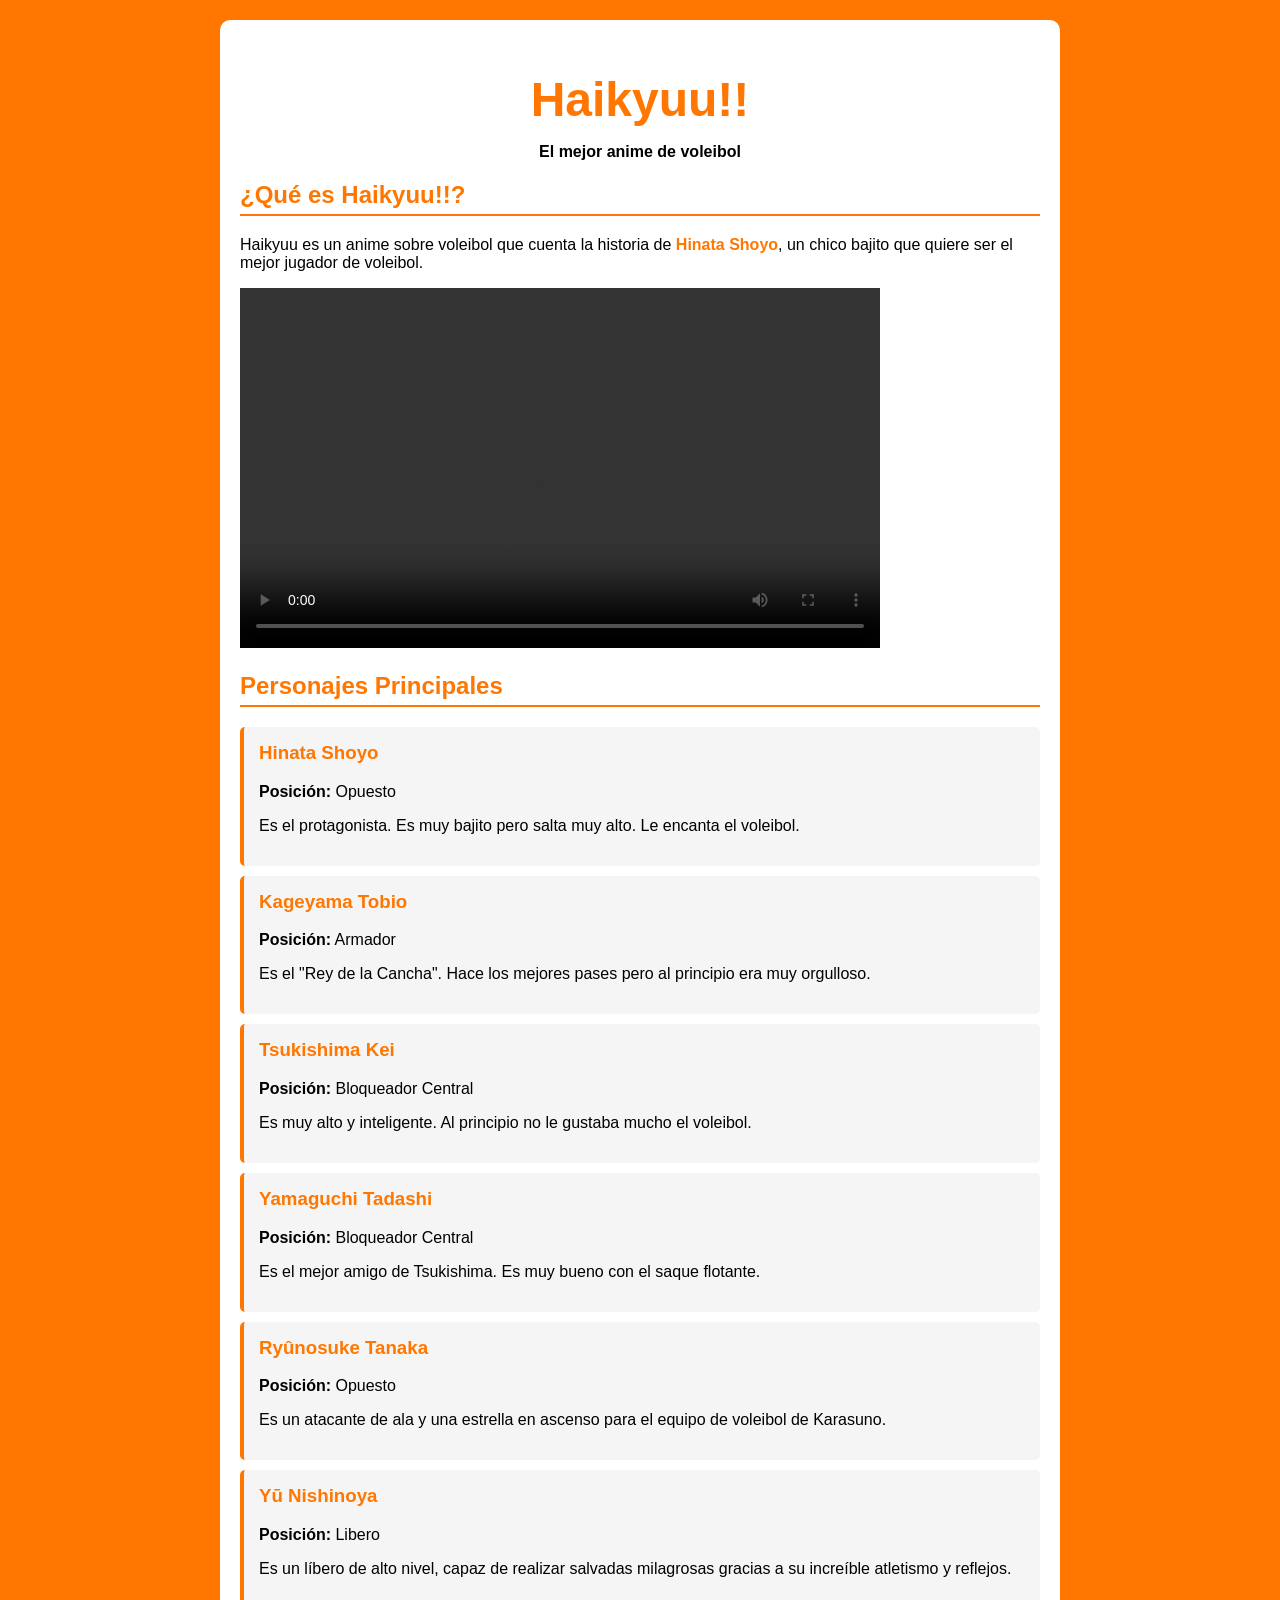
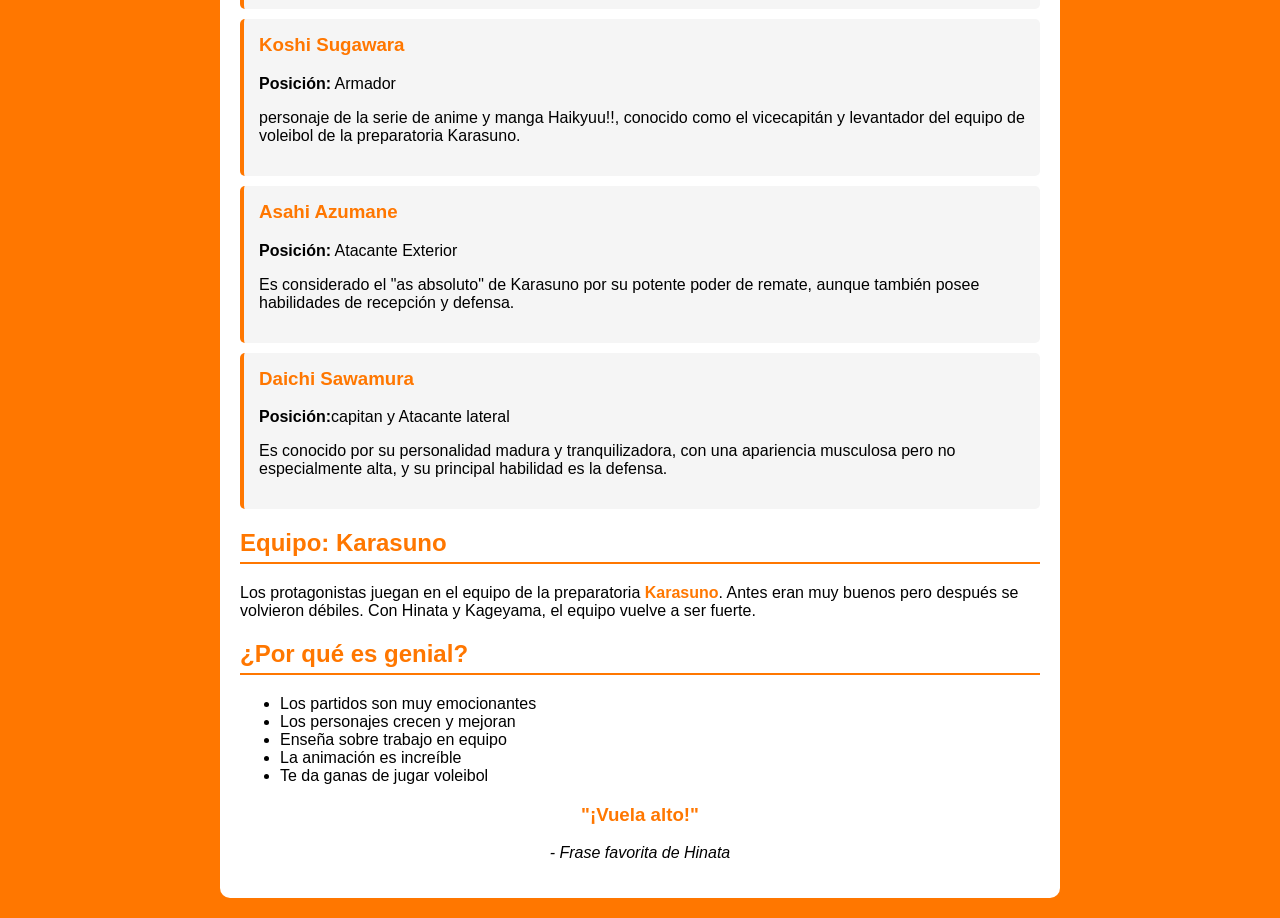
<file: Haikyuu.html>
<!DOCTYPE html>
<html lang="es">

<head>
    <meta charset="UTF-8">
    <meta name="viewport" content="width=device-width, initial-scale=1.0">
    <title>Haikyuu!! - Página Simple</title>
    <style>
        body {
            font-family: Arial, sans-serif;
            margin: 0;
            padding: 20px;
            background-color: #ff7700;
            color: white;
        }
        
        .container {
            max-width: 800px;
            margin: 0 auto;
            background-color: white;
            color: black;
            padding: 20px;
            border-radius: 10px;
        }
        
        h1 {
            text-align: center;
            color: #ff7700;
            font-size: 3em;
            margin-bottom: 10px;
        }
        
        h2 {
            color: #ff7700;
            border-bottom: 2px solid #ff7700;
            padding-bottom: 5px;
        }
        
        .personaje {
            background-color: #f5f5f5;
            padding: 15px;
            margin: 10px 0;
            border-radius: 5px;
            border-left: 4px solid #ff7700;
        }
        
        .personaje h3 {
            color: #ff7700;
            margin-top: 0;
        }
        
        .centro {
            text-align: center;
        }
        
        .naranja {
            color: #ff7700;
            font-weight: bold;
        }
    </style>
</head>

<body>
    <div class="container">
        <h1>Haikyuu!!</h1>

        <div class="centro">
            <p><strong>El mejor anime de voleibol</strong></p>
        </div>

        <h2>¿Qué es Haikyuu!!?</h2>
        <p>Haikyuu es un anime sobre voleibol que cuenta la historia de <span class="naranja">Hinata Shoyo</span>, un chico bajito que quiere ser el mejor jugador de voleibol.</p>

        <video width="640" height="360" controls>
    <source src="c:\Users\Usario\OneDrive\Desktop\Python\Batalla del basurero.mp4" type="video/mp4">
  </video>


        <h2>Personajes Principales</h2>

        <div class="personaje">
            <h3>Hinata Shoyo</h3>
            <p><strong>Posición:</strong> Opuesto</p>
            <p>Es el protagonista. Es muy bajito pero salta muy alto. Le encanta el voleibol.</p>
        </div>

        <div class="personaje">
            <h3>Kageyama Tobio</h3>
            <p><strong>Posición:</strong> Armador</p>
            <p>Es el "Rey de la Cancha". Hace los mejores pases pero al principio era muy orgulloso.</p>
        </div>

        <div class="personaje">
            <h3>Tsukishima Kei</h3>
            <p><strong>Posición:</strong> Bloqueador Central</p>
            <p>Es muy alto y inteligente. Al principio no le gustaba mucho el voleibol.</p>
        </div>

        <div class="personaje">
            <h3>Yamaguchi Tadashi</h3>
            <p><strong>Posición:</strong> Bloqueador Central</p>
            <p>Es el mejor amigo de Tsukishima. Es muy bueno con el saque flotante.</p>
        </div>

        <div class="personaje">
            <h3>Ryûnosuke Tanaka</h3>
            <p><strong>Posición:</strong> Opuesto</p>
            <p> Es un atacante de ala y una estrella en ascenso para el equipo de voleibol de Karasuno.</p>
        </div>

        <div class="personaje">
            <h3>Yū Nishinoya</h3>
            <p><strong>Posición:</strong> Libero</p>
            <p>Es un líbero de alto nivel, capaz de realizar salvadas milagrosas gracias a su increíble atletismo y reflejos.</p>
        </div>

        <div class="personaje">
            <h3>Koshi Sugawara</h3>
            <p><strong>Posición:</strong> Armador</p>
            <p> personaje de la serie de anime y manga Haikyuu!!, conocido como el vicecapitán y levantador del equipo de voleibol de la preparatoria Karasuno.</p>
        </div>

        <div class="personaje">
            <h3>Asahi Azumane</h3>
            <p><strong>Posición:</strong> Atacante Exterior</p>
            <p> Es considerado el "as absoluto" de Karasuno por su potente poder de remate, aunque también posee habilidades de recepción y defensa.</p>
        </div>

        <div class="personaje">
            <h3>Daichi Sawamura</h3>
            <p><strong>Posición:</strong>capitan y Atacante lateral</p>
            <p> Es conocido por su personalidad madura y tranquilizadora, con una apariencia musculosa pero no especialmente alta, y su principal habilidad es la defensa.</p>
        </div>

        <h2>Equipo: Karasuno</h2>
        <p>Los protagonistas juegan en el equipo de la preparatoria <span class="naranja">Karasuno</span>. Antes eran muy buenos pero después se volvieron débiles. Con Hinata y Kageyama, el equipo vuelve a ser fuerte.</p>

        <h2>¿Por qué es genial?</h2>
        <ul>
            <li>Los partidos son muy emocionantes</li>
            <li>Los personajes crecen y mejoran</li>
            <li>Enseña sobre trabajo en equipo</li>
            <li>La animación es increíble</li>
            <li>Te da ganas de jugar voleibol</li>
        </ul>

        <div class="centro">
            <h3 class="naranja">"¡Vuela alto!"</h3>
            <p><em>- Frase favorita de Hinata</em></p>
        </div>
    </div>
</body>

</html>
</file>
